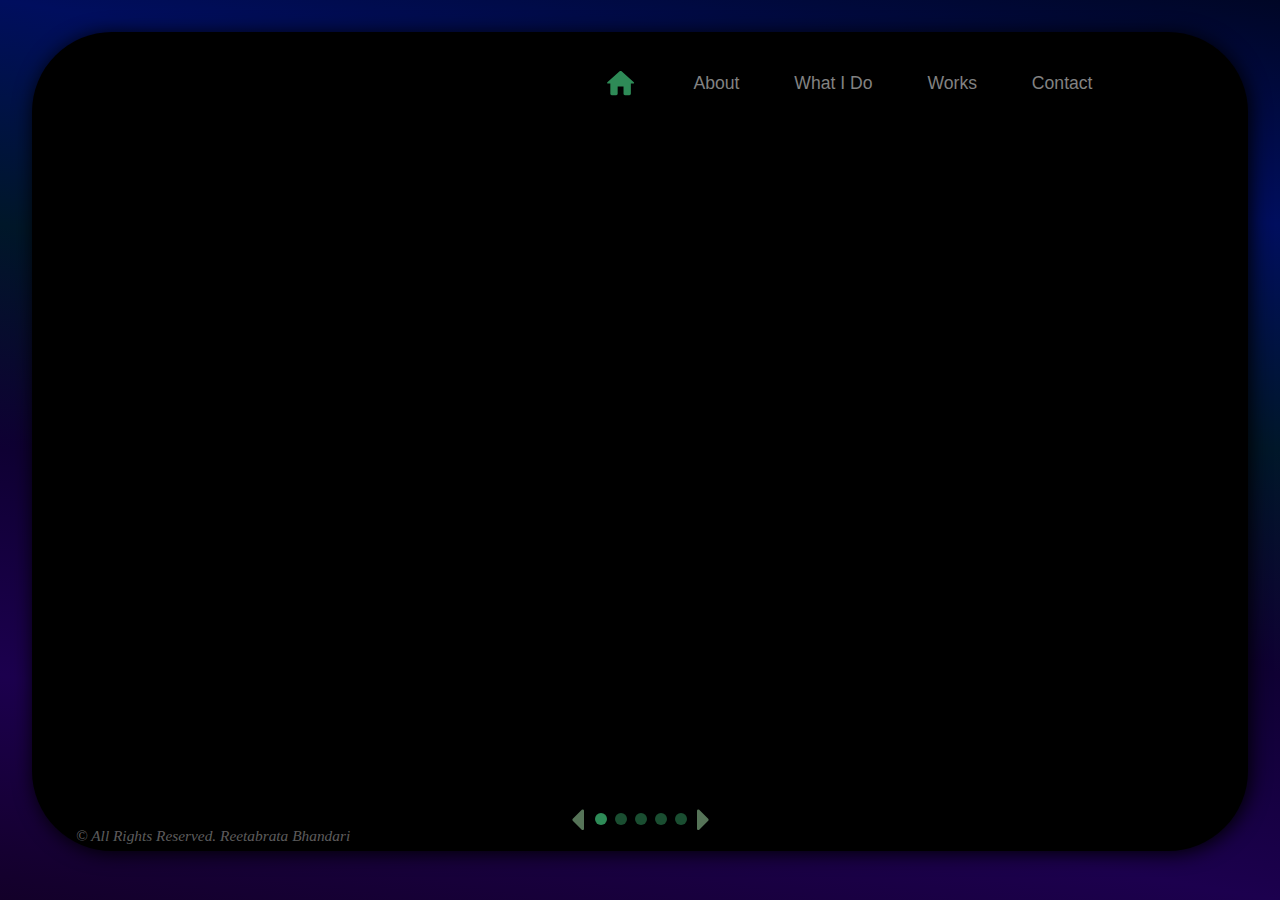
<file: index.html>
<html lang="en">
    <head>
        <title>Reetabrata Bhandari</title>
        <link rel="stylesheet" href="css/index.css">
        <link rel="icon" href="images/icon.png">
        <link rel="mask-icon" href="images/icon.png" color="#fafafa">
        <link rel="shortcut icon" type="image/x-icon" href="images/icon.png">
        <link rel="apple-touch-icon" href="images/icon.png">
        <meta charset="utf-8">
        <meta name="author" content="Reetabrata Bhandari">
        <meta name="description" content="Hello, I'm Reetabrata Bhandari, a boy of age 16, based in Bengal, India. I like Coding, Animations, 3D Arts, Editing, Photography, Gaming, Songs and Movies.">
        <meta name="viewport" content="width=device-width,initial-scale=1">
        <meta name="keywords" content="RB Tech, Reetabrata Bhandari, HTML, CSS, JS, portfolio, company, resume, hack, cyber">
        <meta name="theme-color" content="#2e8b5740">
        <style id="__web-inspector-hide-shortcut-style__">
            .__web-inspector-hide-shortcut__, .__web-inspector-hide-shortcut__ *, .__web-inspector-hidebefore-shortcut__::before, .__web-inspector-hideafter-shortcut__::after {
                visibility: hidden !important;
            }
        </style>
    </head>
    <body>
        <script id="rbScript" src="js/jQuery.js"></script>
        <script id="rbScript" src="js/index.js"></script>
        <div id="ReetUI">
            <div id="app" style="margin: 2em;background: #131313;border-radius: 5em;box-shadow: 2px 2px 20px black;height: 91%;background: #000;">
                <div id="container">
                    <div id="navContent">
                        <a title='Home' onclick="build(4)">
                            <svg class='MuiSvgIcon-root' focusable='false' viewBox='0 0 24 24' aria-hidden='true' style='display: block; width: 2em; height: 2em; fill: #2e8b57; margin: auto;'>
                                <path d='M10 19v-5h4v5c0 .55.45 1 1 1h3c.55 0 1-.45 1-1v-7h1.7c.46 0 .68-.57.33-.87L12.67 3.6c-.38-.34-.96-.34-1.34 0l-8.36 7.53c-.34.3-.13.87.33.87H5v7c0 .55.45 1 1 1h3c.55 0 1-.45 1-1z'></path>
                            </svg>
                        </a>
                        <a onclick="build(0)">About</a>
                        <a onclick="build(1)">What I Do</a>
                        <a onclick="build(2)">Works</a>
                        <a onclick="build(3)">Contact</a>
                    </div>
                    <br>
                    <br>
                    <div id="reetCover" class="flex">
                        <br>
                        <div style="
    width: fit-content;
    height: fit-content;
    margin: auto;
    margin-right: 5em;
    text-align: center;
    font: inherit;
">
                            <h1>
                                <span style="
    color: seagreen;
">Reetabrata</span>
                                Bhandari
                        
                            
                            
                            
                            
                            
                            
                            
                            </h1>
                            <h2 style="
    color: #777;
    font-size: 2em;
    font-weight: 300;
    font-family: roboto;
    /* width: fit-content; */
    /* margin: auto; */
    /* margin-left: 1em; */
">Web Developer</h2>
                            <br>
                            <p style="
    font-weight: 400;
    color: #6c6c6c;
    font-size: 0.9em;
    font-family: segoe ui;
    width: 32em;
    margin: auto;
    padding: 1em;
    background: #0f0f0f;
    border-left: solid 5px seagreen;
    border-radius: 4px;
    ">
                                Hello, I'm <c>Reetabrata Bhandari</c>
                                , a boy of age 16, based in <c>Bengal, India</c>
                                . I'm a <c>Tech Enthusiast</c>. I like <c>Coding</c>
                                , Animations, 3D Arts, Editing, Photography, Gaming, Songs and Movies.
                            
                            
                            
                            
                            
                            
                            
                            </p>
                        </div>
                        <div id="social">
                            <span class="fbIcon" style="
    font-size: 3.3em;
    width: fit-content;
    height: fit-content;
    margin: auto;
"></span>
                            <span class="instaIcon" style="
    font-size: 1.7em;
    margin: auto;
"></span>
                            <span class="tweetIcon" style="
    font-size: 2.7em;
    margin: auto;
"></span>
                        </div>
                        <div id="pagebar" class="SYS reetUI-page-navigation smoothui softTouch">
    <span id="arrowleft"></span>
    <div style="
    background: seagreen;
"></div>
    <div style="
    background: #2e8b578f;
"></div>
    <div style="
    background: #2e8b578f;
"></div>
    <div style="
    background: #2e8b578f;
"></div>
    <div style="
    background: #2e8b578f;
"></div><span id="arrowright">
    
</span>
</div>
                        <p style="
    color: #ffffff5e;
    font-family: segoe ui emoji;
    font-weight: 100;
    font-style: italic;
    font-size: 0.8em;
    position: absolute;
    bottom: 40px;
    left: 76px;
">© All Rights Reserved. Reetabrata Bhandari</p>
                    </div>
                </div>
            </div>
        </div>
    </body>
</html>
</file>
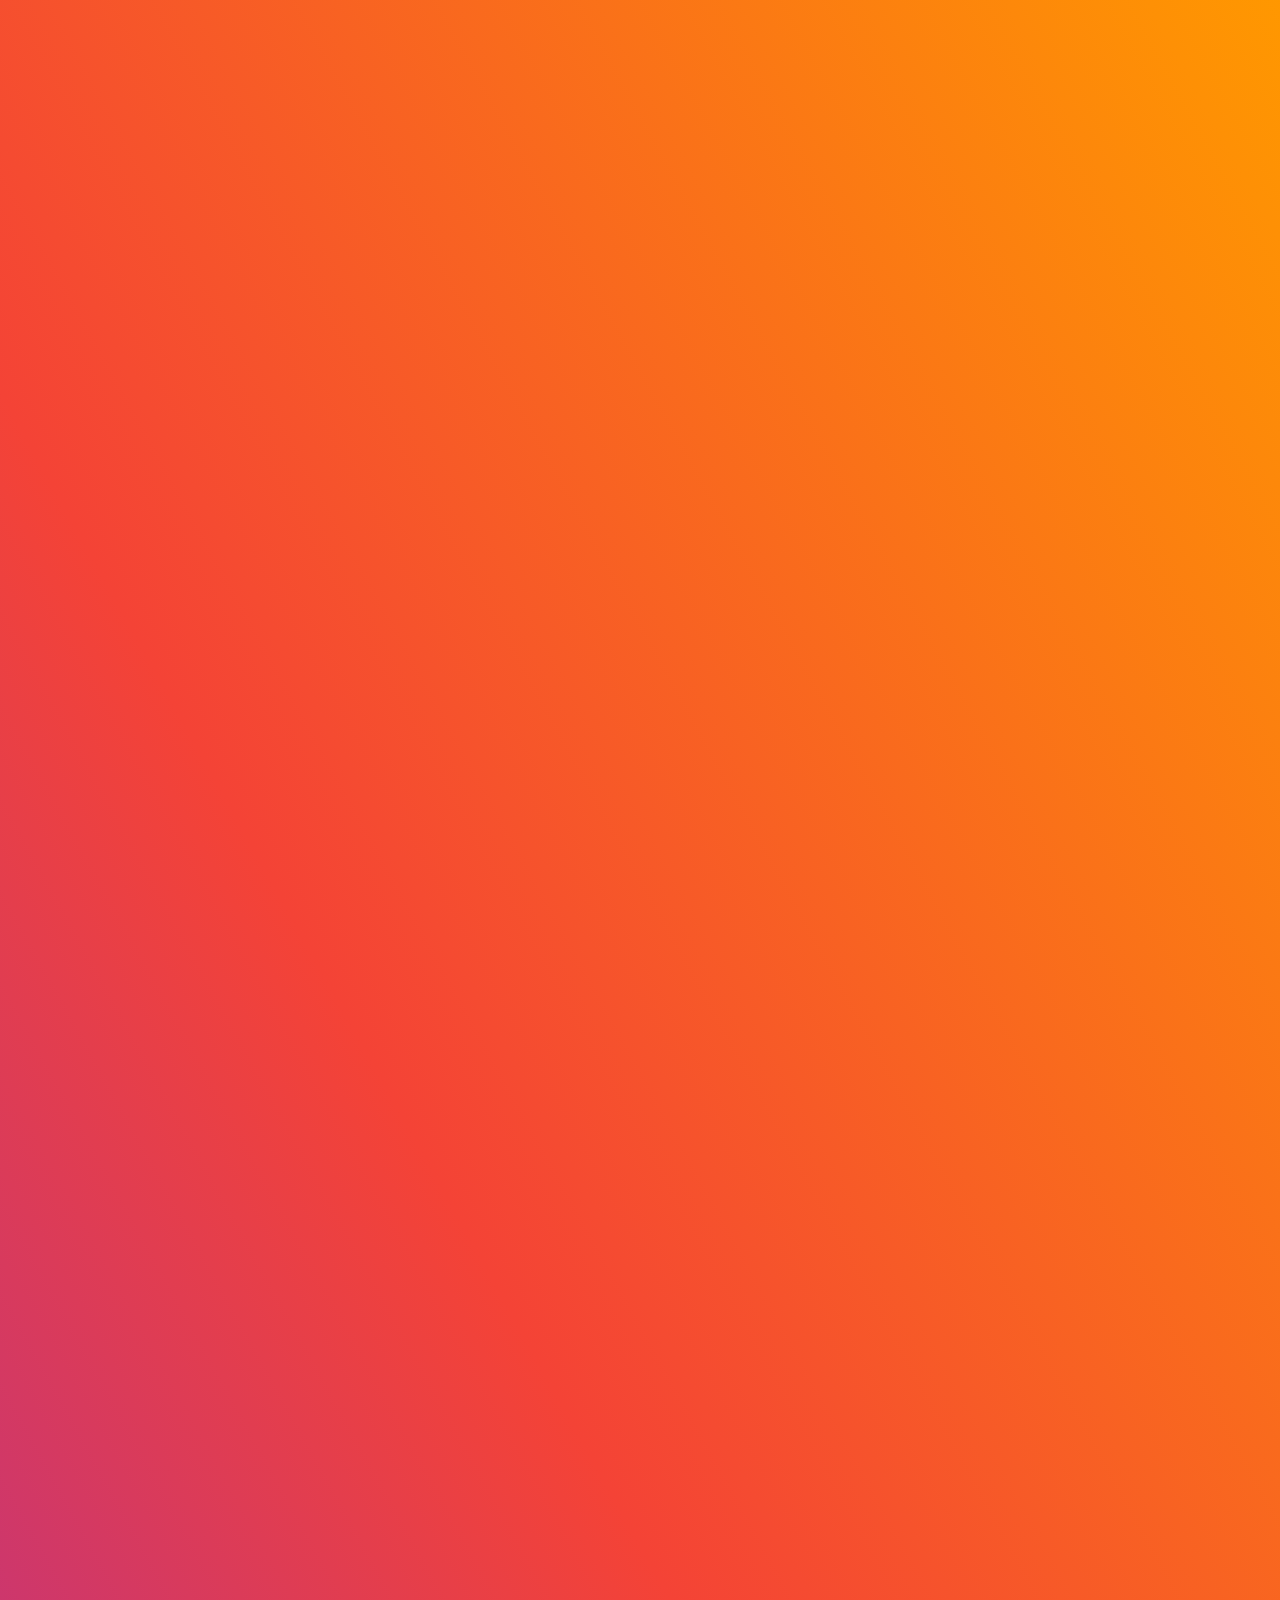
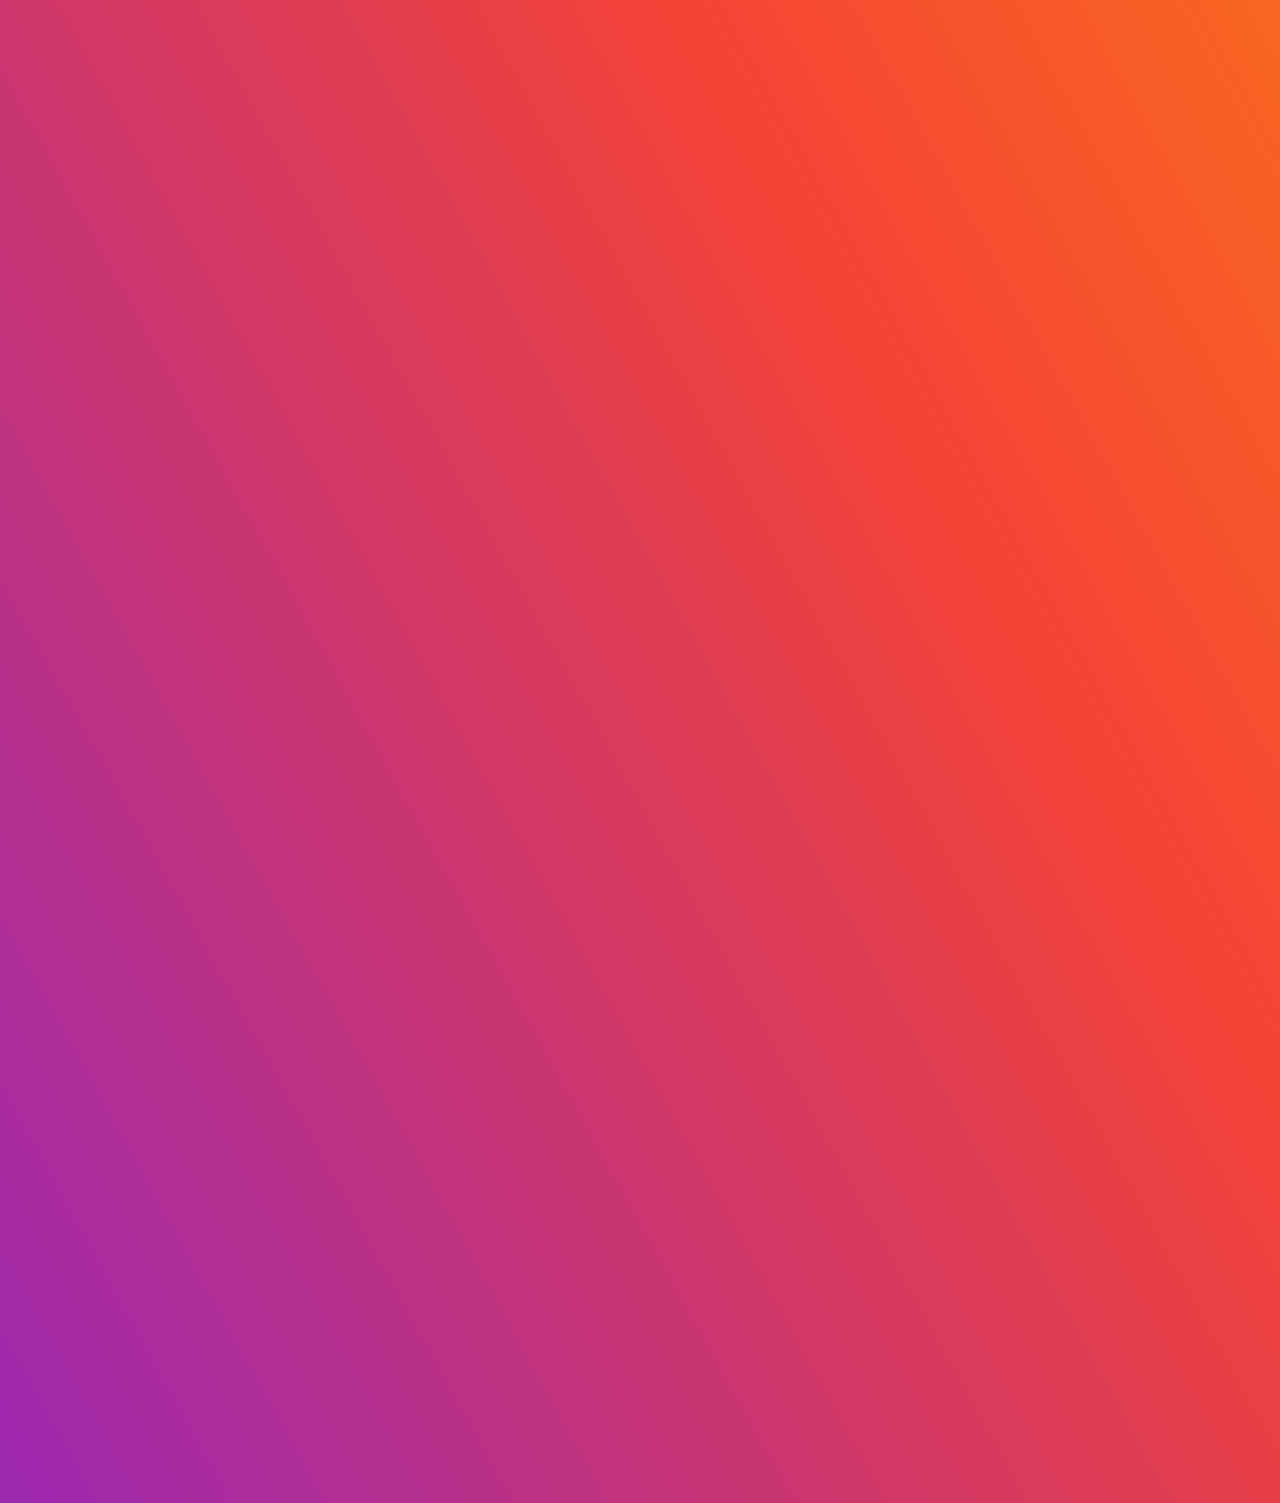
<file: OldPortfolio/index.html>
<!DOCTYPE html>
<html lang="en">
<head>
  <title>Jim Fleax</title>
  <meta name="title" content="Jim Fleax">
  <link rel="icon" href="./icons/192.png" type="image/png">
  <link rel="apple-touch-icon" sizes="180x180" href="./icons/192.png">
  <link rel="preconnect" href="https://fonts.googleapis.com">
  <meta name="robots" content="index, follow">
  <meta charset="UTF-8">
  <meta name="language" content="English">
  <meta name="revisit-after" content="10 days">
  <meta name="description"
    content="Explore the web apps and projects created by Reetabrata Bhandari, a self-taught programmer.">
  <meta name="keywords"
    content="Jim Fleax, Reetabrata Bhandari, web apps, programming projects, software development, portfolio, open source">
  <meta name="author" content="Reetabrata Bhandari">
  <meta name="viewport" content="width=device-width, initial-scale=1.0">
  <meta name="theme-color" content="#E8EAF6">
  <meta name="application-name" content="Jim Fleax">

  <meta property="og:type" content="website">
  <meta property="og:title" content="Jim Fleax">
  <meta property="og:description"
    content="Explore the web apps and projects created by Reetabrata Bhandari, a self-taught programmer.">
  <meta property="og:image" content="./icons/512.png">
  <meta property="og:image:alt" content="A snapshot of Jim Fleax's innovative projects and apps">
  <meta property="og:image:width" content="1200">
  <meta property="og:image:height" content="630">
  <meta property="og:url" content="https://jimfleax.vercel.app">
  <meta property="og:site_name" content="Jim Fleax">
  <meta property="og:locale" content="en_US">
  <meta property="og:updated_time" content="2024-11-26T00:00:00+00:00">

  <meta name="twitter:card" content="summary_large_image">
  <meta name="twitter:title" content="Jim Fleax">
  <meta name="twitter:description"
    content="Explore the web apps and projects created by Reetabrata Bhandari, a self-taught programmer.">
  <meta name="twitter:image" content="./icons/192.png">
  <meta name="twitter:image:alt" content="A snapshot of Jim Fleax's innovative projects and apps">
  <meta name="twitter:site" content="@ReetabrataB">
  <meta name="twitter:creator" content="@ReetabrataB">

  <meta property="linkedin:site" content="https://jimfleax.vercel.app">
  <meta name="linkedin:owner" content="Reetabrata Bhandari">

  <meta property="og:image:type" content="image/png">
  <meta name="pinterest-rich-pin" content="true">

  <script type="application/ld+json">
{
  "@context": "https://schema.org",
  "@type": "WebSite",
  "name": "Jim Fleax",
  "url": "https://jimfleax.vercel.app",
  "description": "Explore the web apps and projects created by Reetabrata Bhandari, a self-taught programmer.",
  "author": {
    "@type": "Person",
    "name": "Reetabrata Bhandari"
  },
  "image": "./icons/128.png",
  "potentialAction": {
    "@type": "SearchAction",
    "target": "https://jimfleax.vercel.app?q={search_term_string}",
    "query-input": "required name=search_term_string"
  }
}
</script>
  <link rel="preconnect" href="https://fonts.gstatic.com" crossorigin="">
  <link
    href="https://fonts.googleapis.com/css2?family=JetBrains+Mono:ital,wght@0,100..800;1,100..800&amp;family=Montserrat:ital,wght@0,100..900;1,100..900&amp;display=swap"
    rel="stylesheet">
</head>
<body>
  <script type="text/javascript">
    function waitForElement(selector) {
      return new Promise((resolve) => {
        const element = document.querySelector(selector);
        if (element) {
          resolve(element);
        } else {
          const observer = new MutationObserver(() => {
            const element = document.querySelector(selector);
            if (element) {
              observer.disconnect();
              resolve(element);
            }
          });
          observer.observe(document.body, { childList: true, subtree: true });
        }
      });
    }
    scrollTo(0, 0);
    (async () => {
      const left = await waitForElement('#leftContent');
      scrollTo(0, 0);
      left.style.cssText = `top:${((screen.availHeight / 2) - left.getBoundingClientRect().height) + 40}px`;
      setTimeout(() => {
        scrollTo(0, 0);
        left.style.cssText = `top:0px;`
      }, 1500);
      var css = document.createElement('style');
      css.innerHTML = `#upperContent {height: ${screen.availHeight}px;} @keyframes load {from {height: ${screen.availHeight}px;} to {height: ${document.querySelector("#leftContent").getBoundingClientRect().height}px;}}`;
      document.querySelector('body').append(css);
    })();
  </script>
<style id="scrollbar" type="text/css">
  ::-webkit-scrollbar {
      width: 5px;
      transition: 200ms;
    }

    ::-webkit-scrollbar-track {
      background-color: #0d47a10d;
      border-radius: 3px;
    }

    ::-webkit-scrollbar-thumb {
      background: linear-gradient(45deg, #f443366b, #ff98005e);
      border-radius: 2px;
    }

    ::-webkit-scrollbar-thumb:hover {
      background: linear-gradient(45deg, #f44336b5, #ff9800b5);
    }
</style>
<style id="mobileCompatibility" type="text/css">
  @media (max-width: 780px) {
      #appContainer {
        flex-direction: column;
      }

      #lowerContent>span:nth-child(1) {
        font-size: 12px !important;
      }

      #announcement-content {
        /*width: 95% !important;*/
        font-size: 12px !important;
      }
      #appIcon {
        padding: 20px 10px;
        width: 3em;
        height: 3em;

      }
      #appIcon > span {
        font-size: 12px;
      }
      #locate > span {
        font-size: 12px;
      }
      #locate > svg {
        width: 25px;
        height: 25px;
      }
      #mail {
        padding: 5px 10px;
      }
      #mail > svg {
        width: 28px;
        height: 28px;
      }
    }
</style>
  <style id="MainInline" type="text/css">
    #locate>svg {
      width: 30px;
      height: 30px;
      fill: transparent;
      margin: auto 10px auto 0px;
      display: block;
    }

    #mail>svg {
      width: 30px;
      height: 30px;
      fill: transparent;
      margin: auto 10px auto 0px;
      display: block;
    }

    div#mail {
      display: flex;
      width: fit-content;
      height: fit-content;
      margin: auto;
      background: linear-gradient(45deg, black, #2d2d2d);
      background: linear-gradient(45deg, #E91E63, #FF5722);
      border-radius: 10px;
      color: #fff;
      padding: 8px 14px;
      box-shadow: 1px 1px 5px -1px #282c4d1c, 0px 0px 5px -3px #00000029;
      cursor: pointer;
      opacity: 0;
      animation: 400ms ease-in-out fadeIn;
      animation-fill-mode: forwards;
      transition: 400ms;
    }

    #mail:hover {
      box-shadow: 1px 1px 7px -1px #282c4d30, 0px 0px 14px -3px #0000004f;
    }

    #mail:hover>span>b {
      text-decoration: underline;
    }

    #mail>span {
      font-size: 15px;
      font-family: lato;
      display: block;
      margin: auto;
      font-weight: 700;
    }

    #hashtag>svg {
      width: 20px;
      height: 20px;
      fill: transparent;
      margin: auto 4px auto 0px;
      display: block;
    }

    div#hashtag {
      display: flex;
      width: fit-content;
      height: fit-content;
      margin: 10px auto 10px auto;
      border-radius: 10px;
      color: #fff;
      padding: 8px 10px;
      opacity: 0;
      animation: 400ms ease-in-out fadeIn;
      animation-fill-mode: forwards;
      transition: 500ms;
    }

    #hashtag:hover {
      transform: scale(1.1);
    }

    #hashtag>span {
      font-size: 16px;
      font-family: lato;
      display: block;
      margin: auto;
      margin-top: -4px;
      font-weight: 500;
      font-family: segoe ui;
    }
	span#announcement-content:hover {
    border-radius: 40px !important;
    color: #000000c7 !important;
	}

    div#hashtag:nth-child(1) {
      grid-row: 1;
    }

    div#hashtag:nth-child(2) {
      grid-column: 2;
    }

    div#locate {
      width: fit-content;
      height: fit-content;
      margin: auto;
      display: flex;
    }

    #app {
      background: linear-gradient(241deg, #FF9800, #F44336, #9C27B0);

      position: absolute;
      z-index: 3;
    }

    #upperContent {
      width: -webkit-fill-available;
      height: inherit;
      font-family: 'Montserrat', segoe ui;
      color: #fff;
      display: flex;
      margin: 1em;
      animation: 600ms ease-in-out load;
      animation-delay: 1500ms;
      animation-fill-mode: forwards;
      transition: 500ms;
    }

    #leftContent {
      display: flex;
      flex-direction: column;
      font-family: 'JetBrains mono', monospace;
      flex: 1;
      position: fixed;
      margin: auto;
      width: fit-content;
      left: 0;
      right: 0;
      top: 42%;
      transition: 500ms;
    }

    #handsome {
      width: fit-content;
      height: fit-content;
      /* margin: auto; */
      border-radius: 50%;
      padding: 6px;
      background: #fff;
    }

    #handsome>img {
      width: 15em;
      height: 15em;
      border-radius: 50%;
    }

    #leftContent>span {
      display: block;
      margin: auto;
      margin-block: 9px;
      opacity: 0;
      animation: 400ms ease-in-out fadeIn;
      animation-fill-mode: forwards;
      transition: 500ms;
    }

    #rightContent {
      width: 29em;
    }

    #lowerContent {
      opacity: 0;
      width: -webkit-fill-available;
      height: fit-content;
      background: white;
      padding: 2em 1em;
      border-top-left-radius: 2em;
      border-top-right-radius: 2em;
      box-shadow: 0px -6px 10px 0px rgb(0 0 0 / 22%), 0px -9px 14px 4px rgb(106 8 1 / 15%);
      z-index: 2;
      animation: 300ms ease-in-out fadeIn;
      animation-delay: 1400ms;
      animation-fill-mode: forwards;
      transition: 500ms;
    }
    #lowerContent > span > h1 {
    width: fit-content;
    height: fit-content;
    margin: 10px auto 20px auto;
    font-style: normal;
    font-weight: 100;
    font-size: 24px;
    text-shadow: 1px 1px 5px #ffaa2ca1;
}
    #stuff {
      display: flex;
    }

    #stuff-left {
      flex: 1;
    }

    .title {
      display: block;
      width: fit-content;
      margin: 4em auto 1em auto;
      font-size: 22px;
      opacity: 0;
      animation: 400ms ease-in-out fadeIn;
      animation-delay: 2000ms;
      animation-fill-mode: forwards;
      transition: 500ms;
      font-weight: 900;
      background: linear-gradient(158deg, #E91E63, #FF9800);
      -webkit-text-fill-color: transparent;
      -webkit-background-clip: text;
      background-clip: text;
    }

    #appIcon {
      width: 4em;
      height: 4em;
      background: white;
      padding: 25px 15px;
      border: solid 1px #3f51b552;
      box-shadow: rgba(0, 0, 0, 0.1) 0px 10px 15px -3px, rgba(0, 0, 0, 0.1) 0px 4px 6px -4px;
      border-radius: 30px;
      margin: auto;
      margin-block: 15px;
      display: flex;
      min-width: 15em;
      max-width: 20em;
      opacity: 0;
      cursor: pointer;
      animation: 400ms ease-in-out fadeIn;
      animation-delay: 2000ms;
      animation-fill-mode: forwards;
      transition: 500ms;
    }

    #appIcon:hover {
      border: solid 1px #3f51b59e;
      box-shadow: 1px 1px 5px -1px #282c4d3b, 0px 0px 5px -3px #00000082;
    }

    body {
      height: -webkit-fill-available;
      margin: 0;
      margin-top: -16px;
      scroll-behavior: smooth;
      text-rendering: optimizeLegibility;
      -webkit-font-smoothing: antialiased;
      image-rendering: -webkit-optimize-contrast;
      user-select: none;
      -webkit-tap-highlight-color: #0000001c;
      font-family: 'JetBrains mono', monospace;
    }

    #appIcon>img {
      /* background: #f2f2f2; */
      border-right: solid 2px #00000014;
      padding-right: 20px;
      margin-inline: 12px;
      margin: auto;
    }

    #Layer_1 {
      margin: 10px;
      border-radius: 50%;
      cursor: pointer;
      fill: #fff;
    }

    #Layer_1:hover {
      box-shadow: 0px 0px 11px -1px #6b140e85;
      transition: 500ms;
    }

    #appIcon>span {
      display: block;
      width: fit-content;
      height: fit-content;
      margin: auto;
      font-size: 18px;
      color: #000000a8;
    }

    #appContainer {
      display: flex;
    }
  </style>
  <div id="app">
    <div id="upperContent">
      <div id="leftContent">
        <span style="
  font-weight: 800;
  -webkit-text-stroke: 0.4px;
  font-size: 3em;
  text-shadow: 5px -2px 8px #991c1380;
"> Jim Flea<b
            style="color: #000000;font-family: 'JetBrains Mono';font-size: 6vh;font-weight: 900;z-index:0;background: linear-gradient(158deg, #353535, #000000);text-shadow: 3px -1px 6px #580808bf;-webkit-text-fill-color: transparent;-webkit-background-clip: text;">{𝑥}</b>
        </span>
        <span>Reetabrata Bhandari</span>
        <span style="
  color: #ffffffb5;
  font-style: italic;
">A self-taught programmer</span>
      </div>
    </div>
    <div id="lowerContent">
      <span style="
      font-weight: 300;
      color: #fff;
      line-height: 1.5;
      font-style: italic;
      width: calc(100% - 10em);
      margin: 2em auto 4em auto;
      border: 2px solid #df4236;
      background: linear-gradient(189deg, #F44336, #FF5722);
      padding: 20px 22px;
      box-shadow: 0px 3px 20px 0px #ff615554, 0px 7px 24px 0px #fb869161;
      display: block;
      font-size: 15px;
      border-radius: 28px;
      opacity: 0;
      animation: fadeIn 400ms ease-in-out 2s forwards;
      transition: opacity 500ms;
"><h1>About me</h1>
<p data-pm-slice="0 0 []">Hi there! I'm Reetabrata Bhandari—better known as Jim Fleax! 👋 I’m passionate about exploring computer languages and crafting innovative apps and websites. My goal is to create sleek, delicious interfaces that seamlessly blend with powerful logic and robust backends, resulting in responsive apps designed to make life simpler and more enjoyable. 👨‍💻✨</p><p></p><p>Beyond coding, I find joy in losing myself in fiction 📚️, exercising my biceps 💪, and cherishing heartfelt conversations with my soulmate 💞. I thrive on learning, embracing every opportunity to dive deeper into the fascinating world of computer science. 🚀</p><p></p><p>Here, you’ll find a showcase of the apps I’ve built along my web development journey. Got feedback or spotted a bug? Don’t hesitate to share—I’m always eager to improve and grow!</p><p></p><p>Thanks for stopping by! ❤️</p></span>
      <span id="apps" class="title">Apps</span>
      <div id="appContainer">
        <div id="appIcon" onclick="window.open('http://cosmicmath.vercel.app', 'blank')">
          <img
            src="[data-uri]"
            style="
  width: 4em;
  height: 4em;
">
          <span>CosmicMath</span>
        </div>
        <div id="appIcon" onclick="window.open('http://reflecting.onrender.com', 'blank')">
          <img
            src="[data-uri]"
            style="
  width: 4em;
  height: 4em;
">
          <span>Reflect</span>
        </div>
        <div id="appIcon" onclick="window.open('http://flashers.onrender.com', 'blank')">
          <img
            src="[data-uri]"
            style="
  width: 3.8em;
  height: 3.3em;
">
          <span>Flashers</span>
        </div>
        <div id="appIcon" onclick="window.open('http://poetica.onrender.com', 'blank')">
          <img
            src="[data-uri]"
            style="
  width: 3.8em;
  height: 3.3em;
">
          <span>Poetica</span>
        </div>
      </div>
      <span id="announcement" class="title">Announcements</span>
      <br>
      <br>
      <span id="announcement-content" style="
  width: calc(100% - 10em);
  display: block;
  margin: auto;
  padding: 10px 30px;
  border-radius: 20px;
  line-height: 25px;
  color: rgba(0, 0, 0, 0.68);
  opacity: 0;
  animation: fadeIn 400ms ease-in-out 2s forwards;
  background: linear-gradient(45deg, #FCE4EC, #FFFDE7);
  border: solid 1px #ff57224a;
  box-shadow: 0px 6px 30px -2px rgb(149 4 4 / 12%);
    transition: 500ms;
  ">
        <p>Welcome!</p>
        <p> You may have noticed that the data in <strong>Reflect</strong> and <strong>Flashers</strong> gets erased
          when you clear your browser's data. This occurs because the data is temporarily stored in the browser’s
          <code>localStorage</code>. However, there’s a solution: you can save your data by using the
          <strong>Download</strong> option in either <strong>Reflect</strong> or <strong>Flashers</strong>. Later, you
          can restore the data by copying and pasting the downloaded file into the <strong>Import</strong> page of the
          respective tool.
        </p>
        <p> If you encounter any bugs, please report them to help improve the apps. Also, feel free to suggest any new
          sums for <strong>CosmicMath</strong>. Thank you! </p>
      </span>
      <br>
      <span id="apps" class="title">Contact me</span>

      <span style="
    font-size: 14px;
    font-weight: 100;
    color: #0000007d;
    display: block;
    width: fit-content;
    margin: 10px auto 10px auto;
    font-style: italic;
">Need me? I’m just a click away (or a slightly delayed response).<b style="
    color: #000;
    font-style: normal;
    font-size: 17px;
">😊</b></span>
      <br><br>
      <span id="annuncement-content"
        style="text-align:center;min-width: calc(100% - 14em);display: block;margin: auto;line-height: 25px;color: #000000ad;opacity: 0;animation: 400ms ease-in-out fadeIn;animation-delay: 2000ms;animation-fill-mode: forwards;transition: 500ms;">
        <div id="locate"><svg version="1.1" id="Uploaded to svgrepo.com" xmlns="http://www.w3.org/2000/svg"
            xmlns:xlink="http://www.w3.org/1999/xlink" width="800px" height="800px" viewBox="0 0 32 32"
            xml:space="preserve">
            <style type="text/css">
              .feather_een {
                fill: #d63125;
                stroke: #f54537;
                stroke-width: 2px;
                stroke-linejoin: round;
              }
            </style>
            <path class="feather_een" d="M16,1C9.925,1,5,5.925,5,12c0,6.494,5.727,12.988,8.916,16.101c1.159,1.131,3.009,1.131,4.167,0
	C21.273,24.988,27,18.494,27,12C27,5.925,22.075,1,16,1z M17.392,27.373c-0.775,0.758-2.008,0.758-2.783,0
	C11.523,24.353,6,18.096,6,12C6,6.486,10.486,2,16,2s10,4.486,10,10C26,18.096,20.477,24.353,17.392,27.373z M16,6
	c-3.314,0-6,2.686-6,6s2.686,6,6,6s6-2.686,6-6S19.314,6,16,6z M16,17c-2.757,0-5-2.243-5-5s2.243-5,5-5s5,2.243,5,5
	S18.757,17,16,17z"></path>
          </svg><span style="
    color: #00000075;
">Birbhum, Bengal, India - 731101</span></div><br><br><span style="
    font-size: 14px;
    font-weight: 100;
    color: #000;
    display: block;
    margin-bottom: 10px;
">Socials</span>

        <div style="
  display: flex;
  margin: auto;
  width: fit-content;
  filter: drop-shadow(0px 0px 4px #33418e4d);
">
          <svg onclick="window.open('https://github.com/jimfleax/')" xmlns="http://www.w3.org/2000/svg"
            xmlns:xlink="http://www.w3.org/1999/xlink" fill="#000000" height="50px" width="50px" version="1.1"
            id="Layer_1" viewBox="-143 145 512 512" xml:space="preserve" style="
  margin: 10px;
  background: linear-gradient(45deg, #F44336, #FF5722);
  border-radius: 50%;
  fill: #fff;
">
            <g>

              <path
                d="M224.5,351.2c0.9-20.1-1.8-39.6-8.6-58.6c-0.9-2.4-2-3.3-4.5-2.6c-5.6,1.7-11.4,3-16.9,5c-15.2,5.5-29.1,13.5-42.6,22.2   c-1.4,0.9-3.5,1.5-5.2,1.2c-22.1-3.9-44.3-3.7-66.5-0.3c-2.2,0.3-5-0.2-6.8-1.3c-15.7-10.2-31.7-20.2-50-25   c-15.1-4-12-4.8-16.3,8.9c-5.1,16.4-7.1,33.4-6,50.6c0.1,1.2-0.8,2.7-1.6,3.8c-6.6,7.9-11.7,16.6-14.8,26.4c-6,19-4.8,38.2-1,57.3   c7.5,37.5,32.8,63.8,70.2,70.3c19.3,3.4,39.2,3.7,57.3,5.2c20.2-1.5,38.9-1.6,57.1-4.5c31.8-5.1,55.8-22,67.8-52.7   c4.2-10.7,6.5-22.4,7.9-33.8c3.1-25.2-1.2-48.8-18.4-68.7C225,353.8,224.5,352.4,224.5,351.2z M208.1,459.1   c-3.3,15.6-12.4,26.3-27.6,31.8c-14.7,5.4-29.9,7.6-45.4,8.6c-7.5,0.5-15,0.1-22.5,0.1c-20.2,0.4-40.4-0.4-59.9-6.2   c-24.5-7.3-35.5-21.9-36.2-47.5c-0.3-9.1,0.7-17.9,5-26.1c8.5-16.5,23.2-22.3,40.6-22.6c9.5-0.1,19.1,0.7,28.7,1.6   c20.1,1.8,40-0.1,60-1.2c8.8-0.5,17.8-0.7,26.4,0.8c18.5,3.2,32.5,21.6,32.8,42.3C210,446.8,209.3,453.1,208.1,459.1z">
              </path>
              <path
                d="M56.1,424.8c-5.5,5.7-7.4,12.9-7.7,19.3c0,9.6,2.8,17.3,7.7,22.3c6.8,6.9,16.1,6.7,22.6-0.3c9.8-10.6,9.7-30.5,0-41   C72.2,418,62.7,417.9,56.1,424.8z">
              </path>
              <path
                d="M148.2,424c-11.2,10.3-11.2,33,0,43.2c6.5,5.9,15.3,5.6,21.4-0.7c5.6-5.8,7.6-13.1,7.8-21c-0.2-7.9-2.2-15.1-7.9-20.9   C163.4,418.3,154.6,418.1,148.2,424z">
              </path>
            </g>
          </svg>
          <svg onclick="window.open('https://www.reddit.com/u/jimfleax/')" xmlns="http://www.w3.org/2000/svg"
            xmlns:xlink="http://www.w3.org/1999/xlink" fill="#000000" height="50px" width="50px" version="1.1"
            id="Layer_1" viewBox="-143 145 512 512" xml:space="preserve" style="
  margin: 10px;
  background: linear-gradient(45deg, #F44336, #FF9800);
  border-radius: 50%;
  fill: #fff;
  stroke: #fff;
  stroke-width: 5px;
">
            <g>

              <path
                d="M187.3,367.9c-1.4,0.9-2.3,0.8-3.6,0c-15.1-8.8-31.4-14.2-48.5-17.1c-5.8-1-11.6-1.6-17.6-2.3c4.8-13.6,9.5-27.1,14.3-40.7   c11.1,2.6,22,5.4,32.9,7.7c2.9,0.6,4,1.8,4.7,4.8c2.9,13.6,16,22.4,30.2,20.7c13-1.5,23.4-13.3,23.5-26.6   c0.1-12.3-7.8-23.1-19.5-26.6c-11.8-3.5-24.1,1.1-30.8,11.5c-1,1.5-1.8,1.7-3.5,1.3c-9.1-2.3-18.2-4.4-27.4-6.6   c-6.7-1.6-13.4-3.2-20.2-4.8c-0.4,1-0.7,1.8-1,2.6c-6.4,18.2-12.8,36.4-19.2,54.6c-0.5,1.5-1.2,2.2-2.9,2.2   c-3.2,0.1-6.3,0.3-9.5,0.6c-21,2.1-41.1,7.7-59.5,18.3c-1.6,0.9-2.7,1-4.3-0.1c-15.4-9.9-36.1-5.1-45.3,10.7   c-2.3,4-3.3,8.7-4.9,13.1c0,2.6,0,5.1,0,7.7c0.8,2.8,1.5,5.8,2.5,8.5c1.9,5.1,5.2,9.2,9.3,12.7c0.7,0.6,1.4,1.7,1.3,2.4   c-1.6,15.7,2.9,29.5,12.2,42c10.5,14.3,24.6,24,40.6,31.2c23.9,10.7,49.1,14.6,75.2,13.1c22.7-1.3,44.3-6.6,64.4-17.6   c14.7-8.1,27.2-18.5,35.8-33.2c6.3-10.8,9-22.4,7.9-34.9c-0.1-0.7,0.1-1.8,0.6-2.2c6.9-5.5,11.1-12.6,12.5-21.4   c0-0.2,0.2-0.5,0.3-0.7c0-2.7,0-5.5,0-8.2c-0.2-0.4-0.4-0.7-0.5-1.1C233.1,366.1,207.3,354.9,187.3,367.9z M195.9,302.4   c6.4,0,11.5,5.1,11.5,11.6c0,6.4-5.1,11.6-11.5,11.7c-6.4,0-11.8-5.3-11.7-11.7C184.2,307.5,189.5,302.3,195.9,302.4z M-6.1,404   c-4-6-3.5-14.2,1.1-19.7s12.2-7.7,18.4-5.1C5.3,386.2-1.4,394.3-6.1,404z M198.5,457.4c-9.3,11.8-21.6,19.5-35.2,25.3   c-18.2,7.7-37.3,10.9-59.6,10.9c-21.2-0.2-44-4.7-65.1-16.2c-9.9-5.4-18.7-12.3-25.4-21.6C0.3,438,0.8,417.3,14.5,400.2   c9.4-11.7,21.6-19.5,35.3-25.2c22-9.1,44.9-12.1,68.5-10.4c19.9,1.4,38.9,6.2,56.4,16c9.7,5.4,18.4,12.2,25,21.3   C212.6,419.6,212.2,440,198.5,457.4z M219.6,404c-2.9-4.4-5.6-9-8.9-13.1c-3.2-4.1-7-7.8-10.7-11.8c6.3-2.6,14.1-0.3,18.7,5.6   C223.2,390.3,223.5,398.5,219.6,404z">
              </path>
              <path
                d="M140.6,455.1c-3.5,2.4-7.1,4.8-11,6.4c-11.8,4.6-24.1,5.1-36.6,2.8c-7-1.3-13.7-3.6-19.2-8.5c-3.8-3.4-8.6-3.5-11.6-0.1   c-3.1,3.4-2.9,8.3,1,11.6c3.3,2.7,6.8,5.2,10.6,7.1c10.2,5.2,21.2,6.8,32.6,7.4c6.7-0.9,13.4-1.5,20-2.9   c9.2-1.9,17.7-5.6,24.8-12.1c3.3-3.1,3.5-7.8,0.6-11C148.8,452.6,144.2,452.6,140.6,455.1z">
              </path>
              <path
                d="M146.4,393.8c-12.2-0.3-22,9.1-22.2,21.1c-0.2,11.5,9.3,21.3,20.7,21.5c12.1,0.2,21.7-9,22-21   C167.1,403.9,157.8,394.1,146.4,393.8z">
              </path>
              <path
                d="M91.3,415.5c0.1-11.7-9.3-21.5-20.8-21.6c-12-0.2-21.6,9.1-21.8,21.1c-0.2,11.6,9.1,21.3,20.6,21.5   C81.3,436.7,91.2,427.3,91.3,415.5z">
              </path>
            </g>
          </svg>
          <svg onclick="window.open('https://dribbble.com/jimfleax')" xmlns="http://www.w3.org/2000/svg"
            xmlns:xlink="http://www.w3.org/1999/xlink" fill="#000000" height="50px" width="50px" version="1.1"
            id="Layer_1" viewBox="-143 145 512 512" xml:space="preserve" style="
  margin: 10px;
  background: linear-gradient(45deg, #E91E63, #FF5722);
  border-radius: 50%;
  fill: #fff;
  stroke: #fff;
  stroke-width: 5px;
">
            <g>

              <path
                d="M230.9,351.1c-3.2-7.6-7.2-14.9-11.8-21.7c-4.6-6.8-9.8-13.1-15.6-18.9c-5.8-5.8-12.2-11.1-18.9-15.6   c-6.8-4.6-14.2-8.6-21.7-11.8c-7.7-3.3-15.8-5.8-24.1-7.5c-8.4-1.7-17.1-2.6-25.8-2.6s-17.4,0.9-25.8,2.6c-8.2,1.7-16.3,4.2-24,7.5   c-7.6,3.2-14.9,7.2-21.7,11.8c-6.8,4.6-13.1,9.8-18.9,15.6c-5.8,5.8-11,12.2-15.6,18.9c-4.6,6.8-8.6,14.1-11.8,21.7   c-3.3,7.7-5.8,15.8-7.5,24.1c-1.7,8.4-2.6,17.1-2.6,25.8s0.9,17.4,2.6,25.8c1.7,8.2,4.2,16.3,7.5,24c3.2,7.6,7.2,14.9,11.8,21.8   c4.6,6.8,9.8,13.1,15.6,18.9s12.2,11,18.9,15.6c6.8,4.6,14.2,8.6,21.7,11.8c7.7,3.3,15.8,5.8,24,7.5c8.4,1.7,17.1,2.6,25.8,2.6   s17.3-0.9,25.8-2.6c8.2-1.7,16.3-4.2,24.1-7.5c7.6-3.2,14.9-7.2,21.7-11.8c6.8-4.6,13.1-9.8,18.9-15.6s11-12.2,15.6-18.9   c4.6-6.8,8.6-14.2,11.8-21.8c3.3-7.7,5.8-15.8,7.5-24c1.7-8.4,2.6-17.1,2.6-25.8c0-8.7-0.9-17.4-2.6-25.8   C236.7,367,234.2,358.9,230.9,351.1z M113,291.7c27.7,0,52.9,10.3,72.2,27.3c-0.3,0.4-15.8,24.1-57.1,39.6   c-18.7-34.3-39.2-61.6-40.9-63.8C95.5,292.8,104.1,291.7,113,291.7z M86.8,294.8C86.8,294.8,86.8,294.8,86.8,294.8   C86.7,294.8,86.8,294.8,86.8,294.8z M66.4,302.1c1.5,1.9,21.7,29.4,40.6,63C54.5,379,9,378.5,6.1,378.4   C13.1,344.6,35.9,316.5,66.4,302.1z M31.7,474C31.7,474,31.7,474,31.7,474c-17.4-19.3-28-44.9-28-73c0-1.2,0.1-2.3,0.1-3.4   c1.9,0,55.9,1.3,112.2-15.6c3.1,6.1,6.1,12.4,8.9,18.6c-1.4,0.4-2.9,0.8-4.3,1.3C61.6,421,31.7,474,31.7,474z M113,510.3   c-25.5,0-48.8-8.7-67.3-23.3c0.1,0.1,0.1,0.1,0.1,0.1s21-45.7,85.8-68.3c0.2-0.1,0.5-0.2,0.7-0.2c15.4,40,21.7,73.4,23.3,83   C142.6,507.2,128.1,510.3,113,510.3z M174.1,491.7c-1.1-6.6-6.9-38.7-21.3-78.1c35.3-5.6,65.9,4,68.1,4.8   C216.1,448.8,198.6,475.1,174.1,491.7z M146.2,396.3c-0.8-1.9-1.6-3.7-2.4-5.6c-2.3-5.4-4.7-10.6-7.3-15.9   c43.2-17.6,60.7-43,60.9-43.3c15.3,18.7,24.6,42.5,24.9,68.4C220.7,399.6,183.7,391.6,146.2,396.3z">
              </path>
            </g>
          </svg>
        </div>
        <br>
        <br>
        <div id="mail" onclick="window.open('malito:reetabrata.bhandari@gmail.com')">
          <svg xmlns="http://www.w3.org/2000/svg" width="800px" height="800px" viewBox="0 0 24 24">
            <path
              d="M16 12C16 14.2091 14.2091 16 12 16C9.79086 16 8 14.2091 8 12C8 9.79086 9.79086 8 12 8C14.2091 8 16 9.79086 16 12ZM16 12V13.5C16 14.8807 17.1193 16 18.5 16V16C19.8807 16 21 14.8807 21 13.5V12C21 7.02944 16.9706 3 12 3C7.02944 3 3 7.02944 3 12C3 16.9706 7.02944 21 12 21H16"
              stroke-linejoin="round" stroke-linecap="round" stroke-width="3" stroke="#ffffff"></path>
          </svg><span>Mail <b>reetabrata.bhandari@gmail.com</b></span>
        </div>
        <br>

        <br><span style="
    font-size: 14px;
    font-weight: 100;
    color: #000;
    display: block;
    margin-bottom: 10px;
    font-style: italic;
">A glimpse into my world through tags...</span>
        <div style="
    display: grid;
    width: fit-content;
    margin: auto;
">
          <div id="hashtag" style="
    background: linear-gradient(45deg, #FF5722, #2196F3);
">
            <svg width="800px" height="800px" viewBox="0 0 24 24" fill="none" xmlns="http://www.w3.org/2000/svg">
              <path d="M10 4L7 20M17 4L14 20M5 8H20M4 16H19" stroke="#ffffff" stroke-width="2" stroke-linecap="round">
              </path>
            </svg><span>coding</span>
          </div>
          <div id="hashtag" style="
    background: linear-gradient(45deg, #FF5722, #E91E63);
">
            <svg width="800px" height="800px" viewBox="0 0 24 24" fill="none" xmlns="http://www.w3.org/2000/svg">
              <path d="M10 4L7 20M17 4L14 20M5 8H20M4 16H19" stroke="#ffffff" stroke-width="2" stroke-linecap="round">
              </path>
            </svg><span>love</span>
          </div>
          <div id="hashtag" style="
    background: linear-gradient(45deg, #3F51B5, #00BCD4);
">
            <svg width="800px" height="800px" viewBox="0 0 24 24" fill="none" xmlns="http://www.w3.org/2000/svg">
              <path d="M10 4L7 20M17 4L14 20M5 8H20M4 16H19" stroke="#ffffff" stroke-width="2" stroke-linecap="round">
              </path>
            </svg><span>music</span>
          </div>
          <div id="hashtag" style="
    background: linear-gradient(45deg, #009688, #8BC34A);
">
            <svg width="800px" height="800px" viewBox="0 0 24 24" fill="none" xmlns="http://www.w3.org/2000/svg">
              <path d="M10 4L7 20M17 4L14 20M5 8H20M4 16H19" stroke="#ffffff" stroke-width="2" stroke-linecap="round">
              </path>
            </svg><span>reading</span>
          </div>
          <div id="hashtag" style="
    background: linear-gradient(45deg, #9C27B0, #F44336);
">
            <svg width="800px" height="800px" viewBox="0 0 24 24" fill="none" xmlns="http://www.w3.org/2000/svg">
              <path d="M10 4L7 20M17 4L14 20M5 8H20M4 16H19" stroke="#ffffff" stroke-width="2" stroke-linecap="round">
              </path>
            </svg><span>animations</span>
          </div>
        </div>


      </span>
      <br>
      <br>
      <span style="
    font-family: lato;
    font-size: 20px;
    font-weight: 900;
    color: #000;
    display: block;
    width: fit-content;
    margin: 25px auto 40px auto;
">Thanks for scrolling 🤗</span><span style="
    font-size: 12px;
    font-weight: 100;
    color: #000000b3;
    display: block;
    width: fit-content;
    margin: 25px auto 21px auto;
">Try clicking the heart button —</span>
      <span style="
  display: flex;
  width: fit-content;
  height: fit-content;
  margin: auto;
  color: #c83329c9;
  background: #FFEBEE;
  padding: 5px 4px 5px 14px;
  border-radius: 8px;
">Made with <svg xmlns="http://www.w3.org/2000/svg" xmlns:xlink="http://www.w3.org/1999/xlink" version="1.1"
          id="Layer_1" viewBox="0 0 512 512" xml:space="preserve" style="
  height: 26px;
  width: 26px;
  margin: -2px 10px;
  filter: drop-shadow(0px 0px 4px #cb434180);
">
          <path style="fill: #F44336;"
            d="M474.655,74.503C449.169,45.72,413.943,29.87,375.467,29.87c-30.225,0-58.5,12.299-81.767,35.566  c-15.522,15.523-28.33,35.26-37.699,57.931c-9.371-22.671-22.177-42.407-37.699-57.931c-23.267-23.267-51.542-35.566-81.767-35.566  c-38.477,0-73.702,15.851-99.188,44.634C13.612,101.305,0,137.911,0,174.936c0,44.458,13.452,88.335,39.981,130.418  c21.009,33.324,50.227,65.585,86.845,95.889c62.046,51.348,123.114,78.995,125.683,80.146c2.203,0.988,4.779,0.988,6.981,0  c2.57-1.151,63.637-28.798,125.683-80.146c36.618-30.304,65.836-62.565,86.845-95.889C498.548,263.271,512,219.394,512,174.936  C512,137.911,498.388,101.305,474.655,74.503z">
          </path>
          <path style="fill:#E35336;"
            d="M160.959,401.243c-36.618-30.304-65.836-62.565-86.845-95.889  c-26.529-42.083-39.981-85.961-39.981-130.418c0-37.025,13.612-73.631,37.345-100.433c21.44-24.213,49.775-39.271,81.138-43.443  c-5.286-0.786-10.653-1.189-16.082-1.189c-38.477,0-73.702,15.851-99.188,44.634C13.612,101.305,0,137.911,0,174.936  c0,44.458,13.452,88.335,39.981,130.418c21.009,33.324,50.227,65.585,86.845,95.889c62.046,51.348,123.114,78.995,125.683,80.146  c2.203,0.988,4.779,0.988,6.981,0c0.689-0.308,5.586-2.524,13.577-6.588C251.254,463.709,206.371,438.825,160.959,401.243z">
          </path>
        </svg>
      </span>
      <br>
    </div>
  </div>
  <script type="text/javascript">
    document.body.onload = () => {
      const btn = document.querySelector("#lowerContent > span:nth-child(18) > #Layer_1"), style = document.createElement('style');
      style.textContent = `
@keyframes floatUp {
    0% {transform: translateY(100vh) rotate(45deg); opacity: 1;}
    50% {opacity: 0.8;}
    100% {transform: translateY(-10vh) rotate(45deg); opacity: 0;}
}
.heart {
    position: fixed;
    background: red;
    transform: rotate(45deg);
    z-index:1000;
    animation: floatUp 5s ease-in;
    box-shadow: 0 0 10px rgba(255,0,0,0.7), 0 0 20px rgba(255,0,0,0.5);
}
`;
      document.head.appendChild(style);
      btn.addEventListener('click', () => {
        for (let i = 0; i < 20; i++) {
          const h = document.createElement('div'), s = Math.random() * 20 + 30;
          Object.assign(h.style, {
            width: `${s}px`,
            height: `${s}px`,
            left: `${Math.random() * 100}%`,
            animationDuration: `${Math.random() * 3 + 3}s`,
          });
          const b = document.createElement('div'), a = document.createElement('div');
          [b, a].forEach(e => Object.assign(e.style, { position: 'absolute', width: `${s}px`, height: `${s}px`, background: 'red', borderRadius: '50%' }));
          b.style.top = '-50%'; b.style.left = '0'; a.style.left = '-50%'; a.style.top = '0';
          h.appendChild(b); h.appendChild(a); h.className = 'heart';
          document.body.appendChild(h);
          h.addEventListener('animationend', () => document.body.removeChild(h));
        }
      });

    }
  </script>
  <style id="animations">
    @keyframes fadeIn {
      from {
        opacity: 0;
      }

      to {
        opacity: 1;
      }
    }
  </style>
  <style id="flowingHearts" type="text/css">
    @keyframes floatUp {
      0% {
        transform: translateY(100vh) rotate(45deg);
        opacity: 1;
      }

      50% {
        opacity: 0.8;
      }

      100% {
        transform: translateY(-10vh) rotate(45deg);
        opacity: 0;
      }
    }
    .heart {
      position: fixed;
      background: red;
      transform: rotate(45deg);
      z-index: 1000;
      animation: floatUp 2s ease-in;
      box-shadow: 0 0 10px rgba(255, 0, 0, 0.7), 0 0 20px rgba(255, 0, 0, 0.5);
    }
  </style>
</body>

</html>
</file>
<file: css/index.css>
/*
    Author: Reetabrata Bhandari
    (C) 2021 RB TECH. All Rights Reserved.
*/
html {
    font-family: -apple-system,BlinkMacSystemFont,Segoe UI,Roboto,Helvetica Neue,Arial,Noto Sans,sans-serif,Apple Color Emoji,Segoe UI Emoji,Segoe UI Symbol,Noto Color emoji;
    background: linear-gradient(190deg, #000626, #000e5e, #001729, #0f0033, #1c004e, #130029);
    background-size: cover;
    background-repeat: no-repeat;
    height: fit-content;
    width: -webkit-fill-available;
    counter-reset: auto;
    -webkit-tap-highlight-color: #00000059;
    -webkit-app-region: no-drag;
    -webkit-font-smoothing: antialiased;
    user-select: none;
    -webkit-user-drag: none;
    transition: 1s;
}

#container {
    background: #000000;
    color: #0000;
    margin: 0;
    border-top-left-radius: 3em;
    border-top-right-radius: 3em;
    border-radius: inherit;
    height: 100%;
    background: url('file:///C:/Users/Reetabrata%20new/Pictures/Saved%20Pictures/IMG_20210404_232547_020.jpg');
    background-size: contain;
    background-repeat: no-repeat;
    background-blend-mode: multiply;
    transition: 800ms;
}

#reetCover {
    width: 62em;
    height: fit-content;
    font-size: 1.2em;
    padding-block: 2em; font-weight: 400;
    margin: auto;
}

body {
    margin: 0;
    transition: 1s;
}

#reetCover > img {
    width: 16em;
    height: 16em;
    border-radius: 50%;
    margin: auto;
    visibility: hidden !important;
    opacity: 0;
    display: none;
}

#reetCover > div > h1 {
    color: #999999;
    font-family: tahoma;
    font-weight: 1;
    font-size: 3em;
    opacity: 0;
    animation-name: fade-in;
    animation-duration: 300ms;
    animation-iteration-count: 1;
    animation-timing-function: ease-in;
    animation-fill-mode: forwards;
}

#navContent {
    position: absolute;
    right: 0;
    display: flex;
    color: #fff;
    width: 34em;
    padding: 1em;
    margin: auto;
    margin-right: 9em;
    padding-top: 1.5em;
    font-family: arial;
}

#navContent > a {
    margin: auto;
    width: fit-content;
    display: block;
    font-size: 1.1em;
    font-weight: 400;
    color: #828282;
    cursor: pointer;
}

#mainContainer {
    color: #d7d7d7;
    display: none;
}

#about {
    text-align: center;
    width: fit-content;
    height: fit-content;
    margin: auto;
    margin-left: 7em;
}

c {
    color: seagreen;
    font-style: italic;
}

@keyframes move {
    0% {
        transform: translateY(10px)
    }

    50% {
        transform: translateY(0px)
    }

    100% {
        transform: translateY(10px)
    }
}

@font-face {
    font-family: icon;
    src: url('icomoon.ttf');
}

.fbIcon::before {
    content: "\e925";
}

.instaIcon::before {
    content: "\e958";
}

.tweetIcon::before {
    content: "\e938";
}

#social {
    font-family: icon !important;
    text-shadow: 0 0 5px #0000001f;
    display: flex;
    flex-direction: column;
    width: 4em;
    height: 12em;
    margin: auto;
    position: absolute;
    right: 32px;
    top: 0;
    margin: auto;
    bottom: 0;
    color: seagreen;
    font-size: 1.3em;
    background: #151515;
    background: #ffffff14;
    border-top-left-radius: 3em;
    border-bottom-left-radius: 3em;
    padding-block: 0.5em; opacity: 0;
    animation-name: fade-in;
    animation-duration: 400ms;
    animation-iteration-count: 1;
    animation-timing-function: ease-in;
    animation-fill-mode: forwards;
}

.fbIcon:hover {
    transform: scale(1.2);
}

.instaIcon:hover {
    transform: scale(1.2);
}

.tweetIcon:hover {
    transform: scale(1.2);
}

.fbIcon:active {
    transform: scale(1.1);
}

.instaIcon:active {
    transform: scale(1.1);
}

.tweetIcon:active {
    transform: scale(1.1);
}

span.fbIcon {
    transition: 300ms;
}

span.instaIcon {
    transition: 300ms;
}

span.tweetIcon {
    transition: 300ms;
}

#container::-webkit-scrollbar {
    width: 10px;
    background: #ffffff0d;
}

#container::-webkit-scrollbar-button {
}

#container::-webkit-scrollbar-track {
}

#container::-webkit-scrollbar-thumb {
    background: #1B5E20;
    border-radius: 5em;
}

#scrollbar-ui {
    position: absolute;
    background: #fff;
    width: 10px;
    height: max-content;
    border-radius: 2em;
    overflow: auto;
}

#app {
    margin: 2em;
    border-radius: 5em;
    box-shadow: 2px 2px 20px black;
    height: 91%;
    background: #000;
}

a {
    color: #2e8b57;
    text-decoration: none;
}

d {
    color: seagreen;
    opacity: 0;
    animation-name: fade-in;
    animation-duration: 300ms;
    animation-iteration-count: 1;
    animation-timing-function: ease-in;
    animation-fill-mode: forwards;
}

@keyframes fade-in {
    0% {
        opacity: 0;
    }

    100% {
        opacity: 1;
    }
}

#flexbox {
    display: flex;
    flex-direction: column;
    height: fit-content;
    width: 17em;
    margin: 3em;
    opacity: 0;
    animation-name: fade-in;
    animation-duration: 400ms;
    animation-iteration-count: 1;
    animation-timing-function: ease-in;
    animation-fill-mode: forwards;
}

#flexbox > h2 {
    margin: 1em !important;
}

#reetCover > p {
}

#reetCover > div:nth-child(2) > p {
    opacity: 0;
    animation-name: fade-in;
    animation-duration: 400ms;
    animation-iteration-count: 1;
    animation-timing-function: ease-in;
    animation-fill-mode: forwards;
}

#reetCover > div:nth-child(2) > h2 {
    opacity: 0;
    animation-name: fade-in;
    animation-duration: 400ms;
    animation-iteration-count: 1;
    animation-timing-function: ease-in;
    animation-fill-mode: forwards;
}

#works {
    text-align: center;
    width: fit-content;
    height: fit-content;
    margin: auto;
    margin-left: 7em;
}

ul > li {
    color: #999999;
    margin-block: 1em; font-size: 1.2em;
}

li::marker {
    color: seagreen;
}

#contact {
    text-align: center;
    width: fit-content;
    height: fit-content;
    margin: auto;
    margin-right: 17em;
}

#contact > h1 {
    opacity: 0;
    animation-name: fade-in;
    animation-duration: 300ms;
    animation-iteration-count: 1;
    animation-timing-function: ease-in;
    animation-fill-mode: forwards;
}

#contact > p {
    opacity: 0;
    animation-name: fade-in;
    animation-duration: 300ms;
    animation-iteration-count: 1;
    animation-timing-function: ease-in;
    animation-fill-mode: forwards;
}


#what-i-do > p {
    opacity: 0;
    animation-name: fade-in;
    animation-duration: 300ms;
    animation-iteration-count: 1;
    animation-timing-function: ease-in;
    animation-fill-mode: forwards;
}

.MuiLinearProgress-root.MuiLinearProgress-colorPrimary.MuiLinearProgress-determinate {
    transition: 1s;
}

#navContent > a {
    padding: 10px;
    transition: 300ms;
}

#navContent > a:hover {
    background: #ffffff3d;
    border-radius: 1em;
}

#navContent > a:active {
    background: #ffffff4d;
}

#navContent > a:focus {
    outline: none;
}

#pagebar {
    display: flex;
    position: fixed;
    margin: auto;
    top: auto;
    bottom: 7%;
    left: 0;
    right: 0;
    width: fit-content;
    height: fit-content;
}

#pagebar > div {
    cursor: pointer;
    width: 12px;
    height: 12px;
    border-radius: 50%;
    margin: auto;
    margin-inline: 4px;
    transition: 400ms;
}

#arrowleft::before {
    content: "\f0d9";
}

#arrowright::before {
    content: "\f0da";
}

#arrowright {font-family: 'icon';font-size: 36px;color: #567458;width: fit-content;height: fit-content;margin: auto;display: block;margin-inline: 6px;cursor: pointer;transition: 400ms;}

#arrowleft {
    font-family: 'icon';
    font-size: 36px;
    color: #567458;
    width: fit-content;
    height: fit-content;
    margin: auto;
    display: block;
    margin-inline: 6px;
    cursor: pointer;
    transition: 400ms;
}

#msg {
    display: flex;
    position: fixed;
    font-family: segoe ui;
    font-weight: 200;
    top: auto;
    bottom: 7%;
    left: auto;
    right: auto;
    background: linear-gradient(155deg, #101010, #101010, #1a1a1a);
    color: #ffffff78;
    border-radius: 20px;
    padding: 0;
    padding-inline: 3em;
    box-shadow: 1px 1px 15px -6px #434343;
    transition: 400ms;
    /* display: none; */
}

#msg {}

#msg > span {
}

#arrowleft:hover {
    filter: brightness(1.5);
}

#arrowright:hover {
    filter: brightness(1.5);
}

#pagebar > div:hover {
    filter: brightness(1.5);
}
</file>
